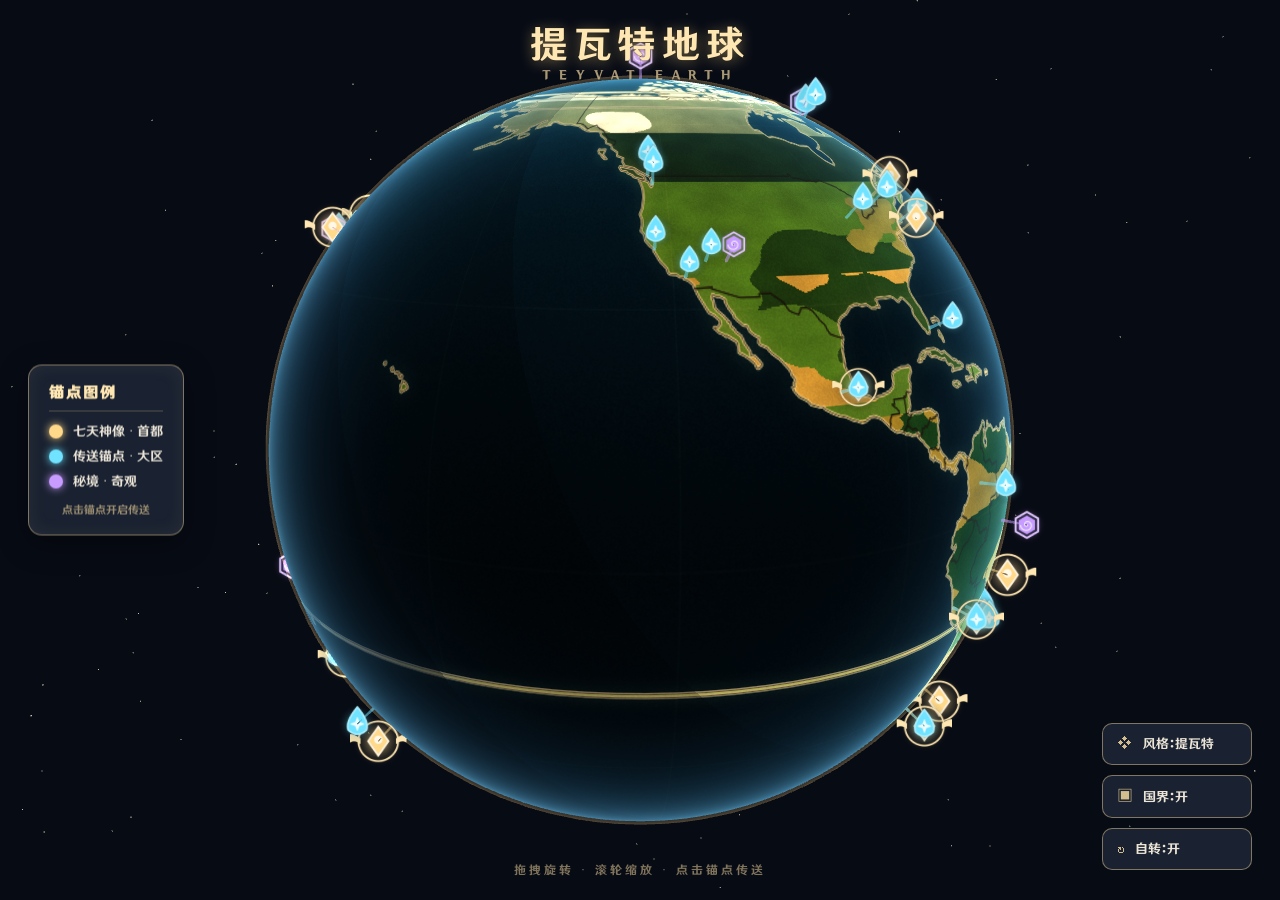
<file: teyvat/index.html>
<!DOCTYPE html>
<html lang="zh-CN">
<head>
  <meta charset="UTF-8" />
  <meta name="viewport" content="width=device-width, initial-scale=1.0" />
  <title>提瓦特地球 · Teyvat Earth</title>
  <link rel="preload" href="/teyvat/fonts/HYWenHei-85W.woff2" as="font" type="font/woff2" crossorigin />
  <script type="module" crossorigin src="/teyvat/assets/index-BpDp4ax4.js"></script>
  <link rel="stylesheet" crossorigin href="/teyvat/assets/index-CfNM1Cq2.css">
</head>
<body>
  <div id="app">
    <canvas id="scene"></canvas>

    <!-- 顶部标题 -->
    <header class="hud hud-top">
      <div class="title">
        <span class="title-cn">提瓦特地球</span>
        <span class="title-en">TEYVAT&nbsp;EARTH</span>
      </div>
    </header>

    <!-- 加载界面 -->
    <div id="loader" class="loader">
      <div class="loader-ring"></div>
      <div class="loader-text">正在连接世界之树…</div>
    </div>

    <!-- 左侧图例 -->
    <aside class="hud hud-legend">
      <h3>锚点图例</h3>
      <ul>
        <li><span class="dot dot-statue"></span>七天神像 · 首都</li>
        <li><span class="dot dot-waypoint"></span>传送锚点 · 大区</li>
        <li><span class="dot dot-domain"></span>秘境 · 奇观</li>
      </ul>
      <div class="legend-tip">点击锚点开启传送</div>
    </aside>

    <!-- 右下控制面板 -->
    <div class="hud hud-controls">
      <button id="btn-style" class="ctrl-btn" title="切换贴图风格">
        <span class="ctrl-ico">❖</span><span class="ctrl-label">风格：提瓦特</span>
      </button>
      <button id="btn-borders" class="ctrl-btn" title="国界显示">
        <span class="ctrl-ico">▣</span><span class="ctrl-label">国界：开</span>
      </button>
      <button id="btn-spin" class="ctrl-btn" title="自动旋转">
        <span class="ctrl-ico">↻</span><span class="ctrl-label">自转：开</span>
      </button>
    </div>

    <!-- 底部提示 -->
    <footer class="hud hud-hint">
      拖拽旋转 · 滚轮缩放 · 点击锚点传送
    </footer>

    <!-- 悬浮 tooltip -->
    <div id="tooltip" class="tooltip"></div>

    <!-- 传送详情卡片 -->
    <div id="card" class="card">
      <div class="card-frame">
        <div class="card-emblem" id="card-emblem"></div>
        <div class="card-kind" id="card-kind"></div>
        <h2 id="card-title"></h2>
        <p id="card-sub"></p>
        <div class="card-coords" id="card-coords"></div>
        <button id="card-warp" class="warp-btn">▶ 传送至此</button>
        <button id="card-enter" class="warp-btn enter-btn">⊹ 进入当地</button>
        <button id="card-close" class="card-close">✕</button>
      </div>
    </div>

    <!-- 传送过场特效 -->
    <div id="warp-fx" class="warp-fx"></div>

    <!-- 本地场景（进入当地）：360° 全景 -->
    <div id="locale" class="locale">
      <canvas id="locale-canvas"></canvas>
      <div class="locale-vignette"></div>
      <div class="locale-info">
        <div class="locale-kind" id="locale-kind"></div>
        <h1 id="locale-title"></h1>
        <div class="locale-tags" id="locale-tags"></div>
        <p class="locale-flavor" id="locale-flavor"></p>
        <div class="locale-coords" id="locale-coords"></div>
      </div>
      <div class="locale-hint" id="locale-hint">拖拽环视 · 滚轮缩放</div>
      <button id="locale-back" class="locale-back">← 返回星空</button>
    </div>
  </div>

</body>
</html>
</file>
<file: teyvat/assets/index-CfNM1Cq2.css>
@font-face{font-family:HYWenHei-85W;src:url(/teyvat/fonts/HYWenHei-85W.woff2) format("woff2");font-weight:400;font-style:normal;font-display:swap}:root{--ys-gold: #d3bc8d;--ys-gold-bright: #ffe7b3;--ys-cream: #ece5d8;--ys-ink: #495366;--ys-deep: #1b2433;--ys-teal: #5bb7c4;--ys-anemo: #74c2a8;--ys-glow: #ffd98a;--panel-bg: rgba(33, 41, 58, .78);--panel-edge: rgba(211, 188, 141, .55)}*{margin:0;padding:0;box-sizing:border-box}html,body{width:100%;height:100%;overflow:hidden;background:#0a0e16;font-family:HYWenHei-85W,"Noto Serif SC",serif;color:var(--ys-cream);user-select:none;cursor:grab}body:active{cursor:grabbing}#app{position:fixed;inset:0}#scene{display:block;width:100%;height:100%}.hud{position:absolute;z-index:10;pointer-events:none}.hud button{pointer-events:auto;cursor:pointer}.hud-top{top:0;left:0;right:0;display:flex;justify-content:center;padding-top:26px}.title{text-align:center;line-height:1}.title-cn{display:block;font-family:HYWenHei-85W,cursive;font-size:38px;color:var(--ys-gold-bright);letter-spacing:6px;text-shadow:0 2px 14px rgba(255,217,138,.45),0 0 2px #000}.title-en{display:block;font-size:12px;letter-spacing:8px;color:var(--ys-gold);margin-top:6px;opacity:.8}.hud-legend{top:50%;left:28px;transform:translateY(-50%);background:var(--panel-bg);border:1px solid var(--panel-edge);border-radius:14px;padding:18px 20px;backdrop-filter:blur(8px);box-shadow:0 8px 30px #0006,inset 0 0 18px #d3bc8d14}.hud-legend h3{font-size:15px;font-weight:700;color:var(--ys-gold-bright);margin-bottom:12px;letter-spacing:2px;border-bottom:1px solid rgba(211,188,141,.3);padding-bottom:8px}.hud-legend ul{list-style:none}.hud-legend li{display:flex;align-items:center;font-size:13px;margin:9px 0;color:var(--ys-cream)}.dot{width:14px;height:14px;border-radius:50%;margin-right:10px;flex:0 0 auto;box-shadow:0 0 8px currentColor}.dot-statue{background:#ffd98a;color:#ffd98a}.dot-waypoint{background:#6fe3ff;color:#6fe3ff}.dot-domain{background:#c79bff;color:#c79bff}.legend-tip{margin-top:14px;font-size:11px;color:var(--ys-gold);opacity:.7;text-align:center}.hud-controls{bottom:30px;right:28px;display:flex;flex-direction:column;gap:10px}.ctrl-btn{display:flex;align-items:center;gap:10px;min-width:150px;background:var(--panel-bg);border:1px solid var(--panel-edge);border-radius:10px;color:var(--ys-cream);font-family:HYWenHei-85W,"Noto Serif SC",serif;font-size:13px;padding:10px 14px;backdrop-filter:blur(8px);transition:all .2s ease}.ctrl-btn:hover{border-color:var(--ys-gold-bright);color:var(--ys-gold-bright);box-shadow:0 0 16px #ffd98a4d;transform:translate(-3px)}.ctrl-ico{font-size:16px;color:var(--ys-gold)}.ctrl-btn.off{opacity:.55}.hud-hint{bottom:22px;left:0;right:0;text-align:center;font-size:12px;color:var(--ys-gold);letter-spacing:3px;opacity:.6}.loader{position:absolute;inset:0;z-index:50;display:flex;flex-direction:column;align-items:center;justify-content:center;background:radial-gradient(circle at 50% 45%,#16203a,#0a0e16 70%);transition:opacity .8s ease}.loader.hidden{opacity:0;pointer-events:none}.loader-ring{width:64px;height:64px;border:3px solid rgba(211,188,141,.2);border-top-color:var(--ys-gold-bright);border-radius:50%;animation:spin 1s linear infinite}@keyframes spin{to{transform:rotate(360deg)}}.loader-text{margin-top:22px;font-family:HYWenHei-85W,cursive;font-size:20px;color:var(--ys-gold-bright);letter-spacing:4px}.tooltip{position:absolute;z-index:20;pointer-events:none;background:var(--panel-bg);border:1px solid var(--panel-edge);border-radius:8px;padding:6px 12px;font-size:13px;color:var(--ys-gold-bright);white-space:nowrap;opacity:0;transform:translate(-50%,-130%);transition:opacity .15s ease;backdrop-filter:blur(6px);box-shadow:0 4px 16px #00000080}.tooltip.show{opacity:1}.tooltip:after{content:"";position:absolute;left:50%;bottom:-5px;transform:translate(-50%) rotate(45deg);width:8px;height:8px;background:var(--panel-bg);border-right:1px solid var(--panel-edge);border-bottom:1px solid var(--panel-edge)}.card{position:absolute;z-index:30;top:50%;left:50%;transform:translate(-50%,-50%) scale(.85);opacity:0;pointer-events:none;transition:all .3s cubic-bezier(.2,.9,.3,1.2)}.card.show{opacity:1;pointer-events:auto;transform:translate(-50%,-50%) scale(1)}.card-frame{position:relative;width:320px;background:linear-gradient(160deg,#283146f5,#1b2433f5);border:1px solid var(--panel-edge);border-radius:18px;padding:28px 26px 24px;text-align:center;box-shadow:0 20px 60px #0009,inset 0 0 30px #d3bc8d0f}.card-frame:before{content:"";position:absolute;inset:6px;border:1px solid rgba(211,188,141,.22);border-radius:12px;pointer-events:none}.card-emblem{width:72px;height:72px;margin:0 auto 14px;border-radius:50%;display:flex;align-items:center;justify-content:center;font-size:36px;background:radial-gradient(circle,rgba(255,217,138,.18),transparent 70%);filter:drop-shadow(0 0 12px rgba(255,217,138,.5))}.card-kind{font-size:12px;letter-spacing:4px;color:var(--ys-teal);margin-bottom:4px}.card h2{font-family:HYWenHei-85W,cursive;font-size:30px;color:var(--ys-gold-bright);letter-spacing:2px;margin-bottom:4px}.card p{font-size:13px;color:var(--ys-cream);opacity:.8;margin-bottom:14px}.card-coords{font-size:11px;color:var(--ys-gold);opacity:.6;margin-bottom:18px;letter-spacing:1px}.warp-btn{width:100%;background:linear-gradient(90deg,#c9a86a,#ffe7b3,#c9a86a);border:none;border-radius:24px;color:#2a2113;font-weight:700;font-family:HYWenHei-85W,"Noto Serif SC",serif;font-size:15px;letter-spacing:3px;padding:11px 0;box-shadow:0 6px 20px #ffd98a59;transition:all .2s ease}.warp-btn:hover{filter:brightness(1.12);box-shadow:0 8px 28px #ffd98a8c}.warp-btn:active{transform:scale(.97)}.card-close{position:absolute;top:12px;right:14px;width:28px;height:28px;background:transparent;border:none;color:var(--ys-gold);font-size:16px;opacity:.6;transition:opacity .2s}.card-close:hover{opacity:1}.warp-fx{position:absolute;inset:0;z-index:40;pointer-events:none;opacity:0;background:radial-gradient(circle at 50% 50%,#ffe7b300,#78c2a800 40%,#0a0e1600)}.warp-fx.active{animation:warp 1.1s ease-in-out forwards}@keyframes warp{0%{opacity:0;background:radial-gradient(circle at 50% 50%,#ffe7b3e6,#78c2a880 18%,#0a0e1600 45%)}45%{opacity:1}to{opacity:0;background:radial-gradient(circle at 50% 50%,#ffe7b300,#78c2a800 80%,#0a0e1600)}}@media (max-width: 720px){.hud-legend{left:12px;padding:12px 14px}.title-cn{font-size:28px}.ctrl-btn{min-width:120px;font-size:12px}.card-frame{width:280px}}.enter-btn{margin-top:10px;background:linear-gradient(90deg,#5bb7c440,#74c2a859,#5bb7c440);border:1px solid var(--ys-teal);color:var(--ys-gold-bright);box-shadow:0 4px 16px #5bb7c440}.enter-btn:hover{filter:brightness(1.15);box-shadow:0 6px 22px #5bb7c473}.locale{position:absolute;inset:0;z-index:60;opacity:0;pointer-events:none;transition:opacity .6s ease}.locale.show{opacity:1;pointer-events:auto}#locale-canvas{position:absolute;inset:0;width:100%;height:100%;display:block;cursor:grab}#locale-canvas:active{cursor:grabbing}.locale-hint{position:absolute;bottom:26px;right:36px;font-size:12px;letter-spacing:3px;color:#fff;opacity:.7;background:#00000059;border:1px solid rgba(255,255,255,.3);border-radius:18px;padding:7px 16px;backdrop-filter:blur(5px);pointer-events:none;text-shadow:0 1px 6px rgba(0,0,0,.6)}.locale-vignette{position:absolute;inset:0;pointer-events:none;background:linear-gradient(to top,rgba(8,11,18,.85) 0%,rgba(8,11,18,.1) 35%,transparent 60%)}.locale-info{position:absolute;left:56px;bottom:64px;max-width:440px;pointer-events:none;text-shadow:0 2px 12px rgba(0,0,0,.6)}.locale-kind{font-size:14px;letter-spacing:6px;color:var(--ys-cream);opacity:.85;margin-bottom:6px}.locale-info h1{font-family:HYWenHei-85W,cursive;font-size:56px;color:#fff;letter-spacing:4px;line-height:1.1;margin-bottom:14px}.locale-tags{display:flex;gap:10px;flex-wrap:wrap;margin-bottom:16px}.locale-tag{padding:5px 14px;border-radius:20px;font-size:13px;letter-spacing:1px;background:#00000059;border:1px solid rgba(255,255,255,.35);backdrop-filter:blur(4px)}.locale-tag .tag-el{font-weight:700}.locale-flavor{font-size:16px;line-height:1.8;color:var(--ys-cream);opacity:.95;border-left:3px solid rgba(255,255,255,.5);padding-left:14px}.locale-coords{margin-top:14px;font-size:12px;letter-spacing:2px;color:var(--ys-cream);opacity:.7}.locale-back{position:absolute;top:30px;left:40px;background:#0006;border:1px solid rgba(255,255,255,.4);border-radius:24px;color:#fff;font-family:HYWenHei-85W,serif;font-size:14px;letter-spacing:2px;padding:10px 22px;cursor:pointer;backdrop-filter:blur(6px);transition:all .2s ease}.locale-back:hover{background:#0009;border-color:#fff}@media (max-width: 720px){.locale-info{left:24px;bottom:40px;max-width:80%}.locale-info h1{font-size:38px}}
</file>
